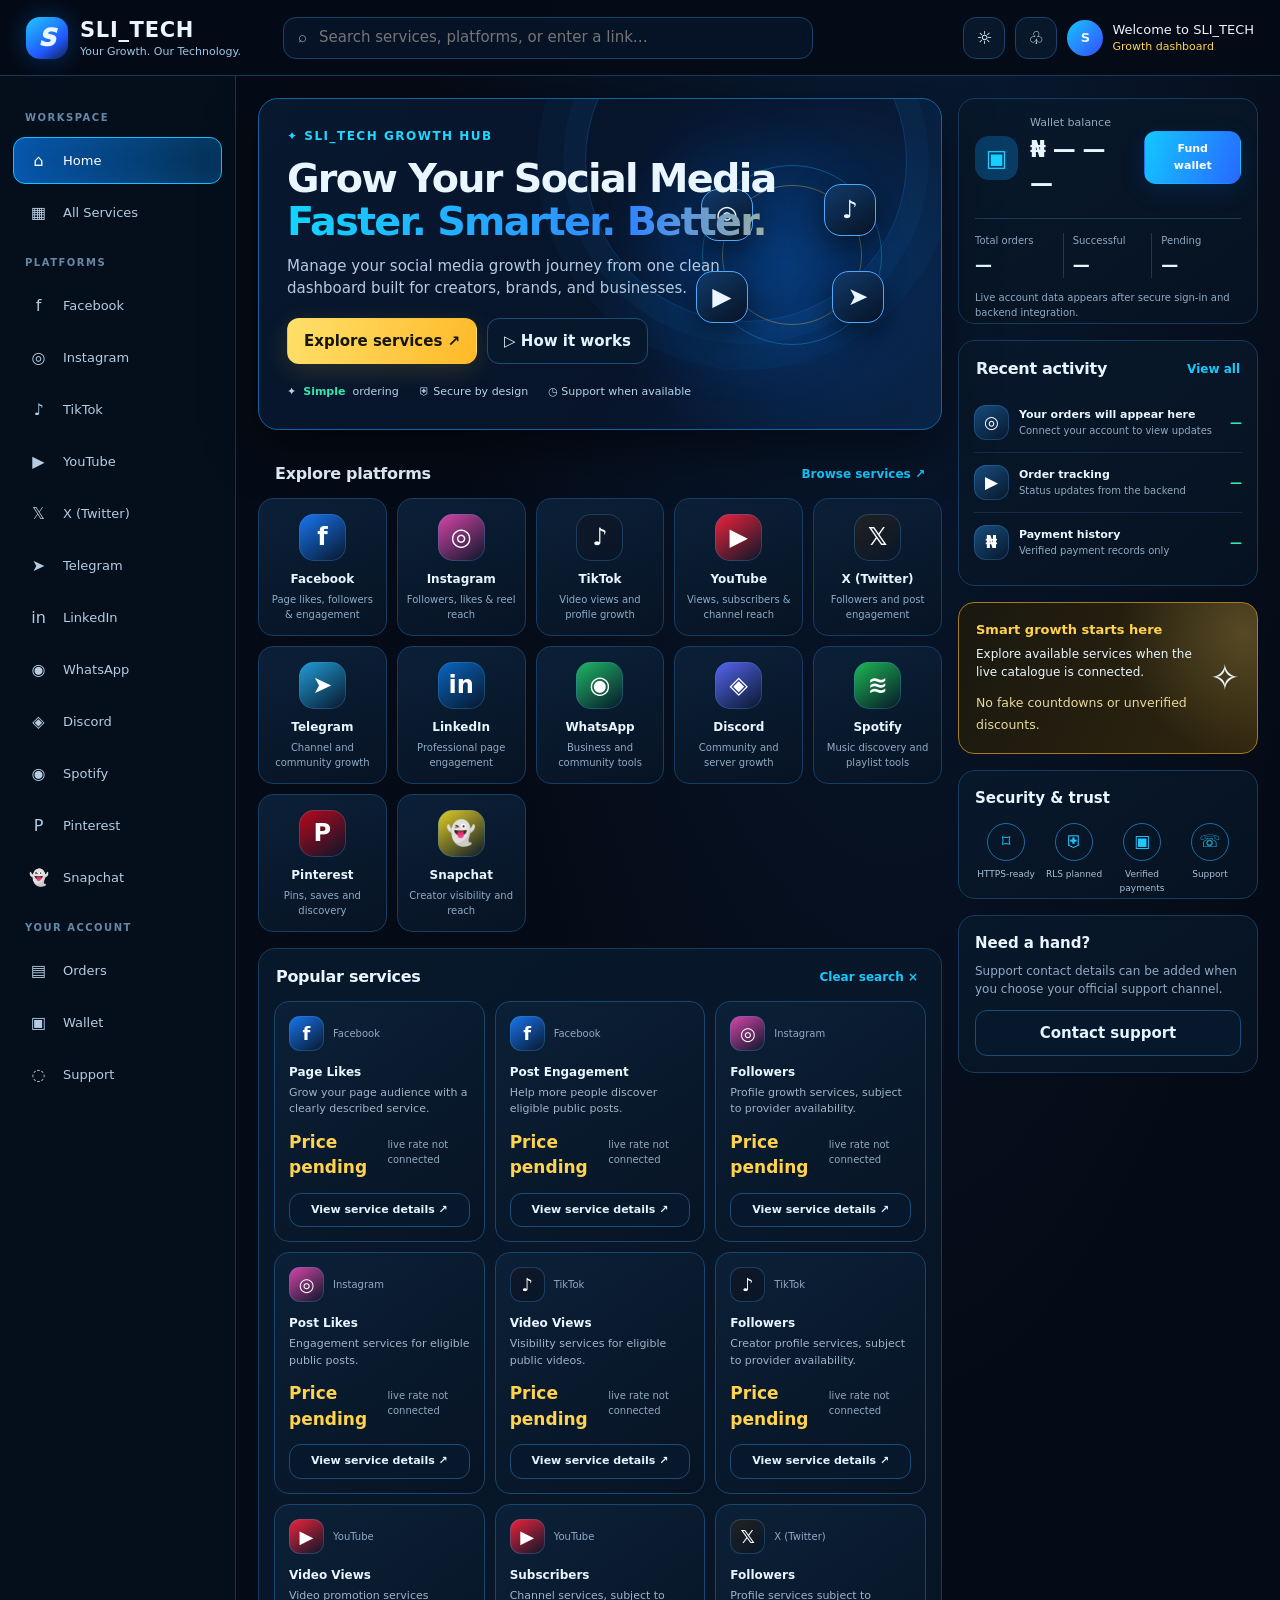
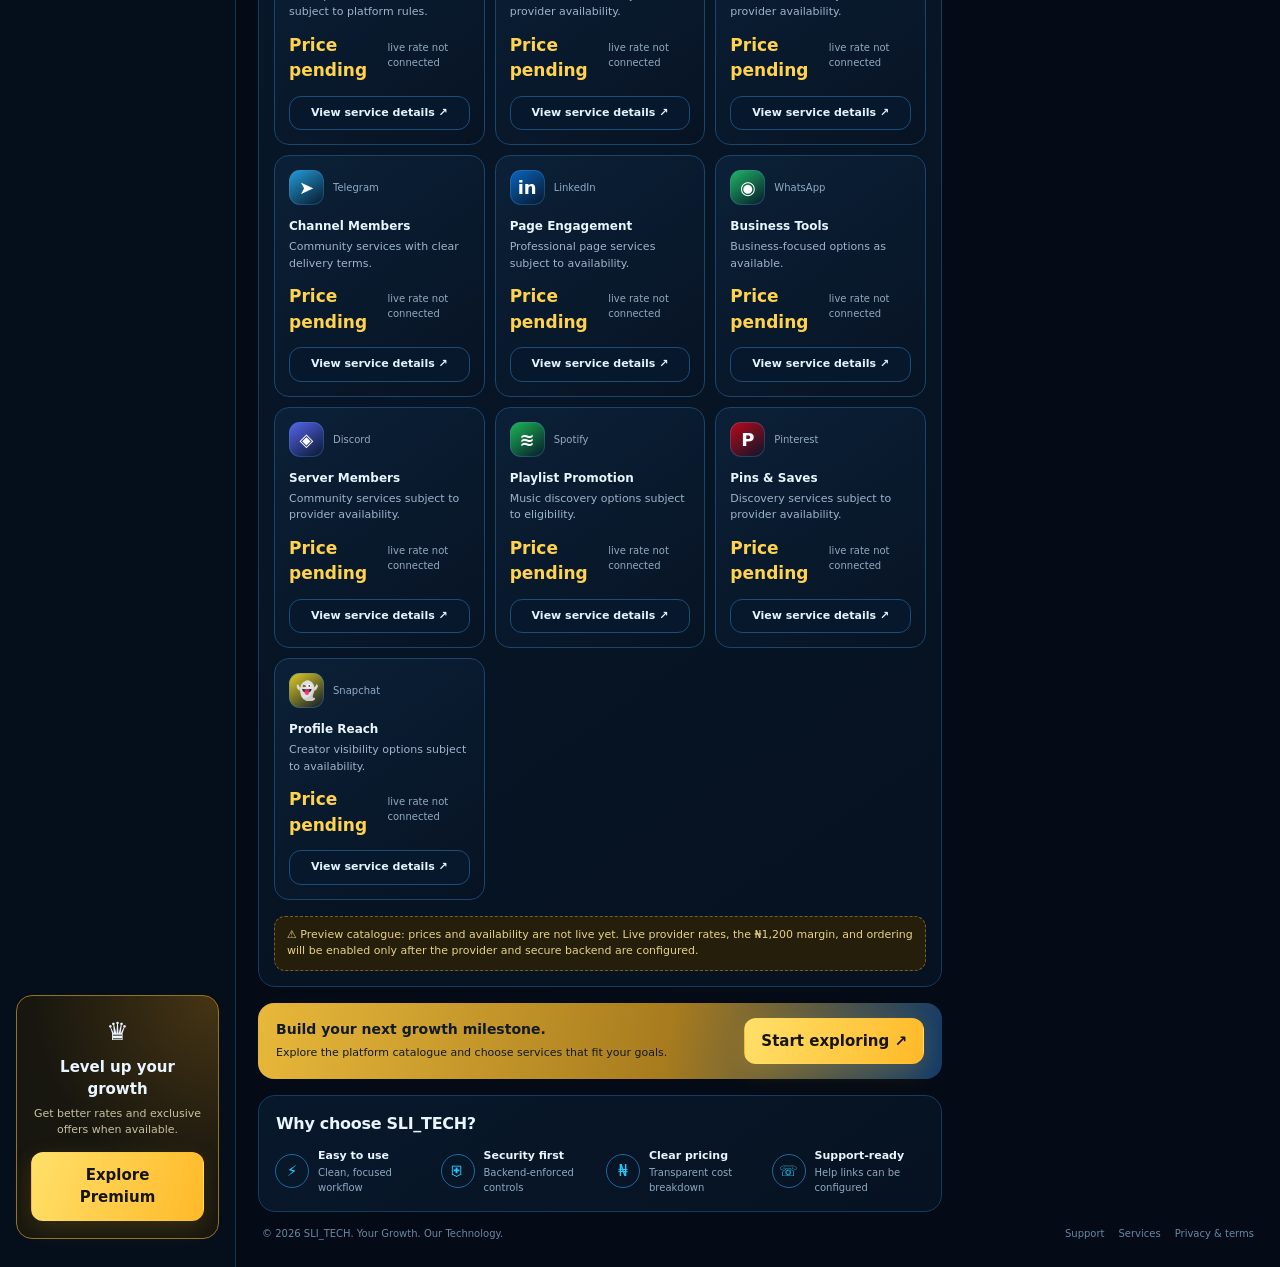
<file: Index.html>
<!doctype html>
<html lang="en">
<head>
<meta charset="utf-8">
<meta name="viewport" content="width=device-width, initial-scale=1">
<meta name="theme-color" content="#06101f">
<title>SLI_TECH — Your Growth. Our Technology.</title>
<style>
:root{--bg:#050b16;--panel:#081629;--panel2:#0b1d34;--line:#153b61;--text:#e9f5ff;--muted:#91aac5;--blue:#12b8ff;--blue2:#2878ff;--gold:#ffd34e;--green:#38e7b0;--shadow:0 16px 50px #0008}
*{box-sizing:border-box}html{scroll-behavior:smooth}body{margin:0;background:radial-gradient(ellipse at 70% -10%,#103f7b55,transparent 38%),var(--bg);color:var(--text);font:15px/1.5 Inter,ui-sans-serif,system-ui,-apple-system,"Segoe UI",sans-serif}button,input{font:inherit}button,a{-webkit-tap-highlight-color:transparent}a{color:inherit;text-decoration:none}button{cursor:pointer}.app{min-height:100vh}.topbar{height:76px;position:sticky;top:0;z-index:30;display:flex;align-items:center;gap:22px;padding:0 26px;border-bottom:1px solid #17395a;background:#050b16eF;backdrop-filter:blur(18px)}.brand{display:flex;align-items:center;gap:12px;min-width:235px}.brand-mark{width:42px;height:42px;border-radius:14px;display:grid;place-items:center;background:linear-gradient(145deg,#20caff,#2157ff 65%,#0b2147);box-shadow:0 0 25px #087fff55;font-size:24px;font-weight:950;font-style:italic}.brand-name{font-size:21px;font-weight:850;letter-spacing:.7px}.brand-tag{font-size:11px;color:#9cc6e8;margin-top:-2px}.search{display:flex;align-items:center;gap:10px;max-width:530px;flex:1;border:1px solid #1b426a;background:#061327;border-radius:13px;padding:0 14px;height:42px;color:var(--muted)}.search input{width:100%;outline:0;border:0;background:transparent;color:var(--text)}.top-actions{display:flex;align-items:center;gap:10px;margin-left:auto}.icon-btn,.menu-toggle{width:42px;height:42px;display:grid;place-items:center;border:1px solid #1b426a;border-radius:13px;background:#08172a;color:var(--text);font-size:18px}.icon-btn:hover,.menu-toggle:hover{border-color:var(--blue);color:var(--blue)}.avatar{width:36px;height:36px;border-radius:50%;display:grid;place-items:center;background:linear-gradient(135deg,#16c5ff,#354cff);font-weight:800}.user-chip{display:flex;align-items:center;gap:9px;font-size:13px}.user-chip small{display:block;color:var(--gold);font-size:11px}.layout{display:grid;grid-template-columns:236px minmax(0,1fr);min-height:calc(100vh - 76px)}.sidebar{border-right:1px solid #153653;padding:20px 13px;display:flex;flex-direction:column;gap:5px;background:#06101de8}.nav-label{color:#6687a6;font-size:10px;font-weight:800;letter-spacing:1.5px;padding:14px 12px 7px}.nav-item{display:flex;align-items:center;gap:12px;padding:10px 12px;border:1px solid transparent;border-radius:12px;color:#b5cce2;transition:all .22s ease;font-size:13px}.nav-item .nav-icon{width:25px;height:25px;display:grid;place-items:center;font-size:16px}.nav-item:hover{background:#0d2540;color:white;transform:translateX(3px)}.nav-item.active{background:linear-gradient(90deg,#0755a9,#0877ca55);border-color:#19bfff;color:white;box-shadow:inset 0 0 22px #0a8eff22}.side-spacer{flex:1}.premium{margin:14px 3px 8px;padding:17px 14px;border:1px solid #94731e;border-radius:16px;background:radial-gradient(circle at top right,#8e641b66,transparent 60%),#17160f;text-align:center}.premium .crown{font-size:25px}.premium strong{display:block;margin:5px}.premium p{font-size:11px;color:#c8c0a1;margin:5px 0 13px}.btn{display:inline-flex;align-items:center;justify-content:center;gap:8px;border:1px solid transparent;border-radius:12px;padding:11px 16px;font-weight:800;transition:transform .2s,box-shadow .2s,filter .2s}.btn:hover{transform:translateY(-2px);filter:brightness(1.08)}.btn-primary{background:linear-gradient(110deg,#ffe06a,#ffb928);color:#171508;box-shadow:0 7px 24px #ffc52b25}.btn-blue{background:linear-gradient(110deg,#13c8ff,#2867ff);color:white;box-shadow:0 7px 24px #007eff25}.btn-ghost{border-color:#1c4d78;background:#08182c;color:#dff5ff}.btn-full{width:100%}.main{padding:22px;min-width:0}.content-grid{display:grid;grid-template-columns:minmax(0,1fr) 300px;gap:16px}.primary-col,.right-col{min-width:0;display:flex;flex-direction:column;gap:16px}.hero{position:relative;overflow:hidden;min-height:260px;border:1px solid #1263a2;border-radius:20px;padding:28px;background:radial-gradient(circle at 77% 50%,#0757b866,transparent 34%),linear-gradient(120deg,#08182f,#07142a 60%,#092448);box-shadow:var(--shadow)}.hero:before{content:"";position:absolute;width:320px;height:320px;border:1px solid #148fff44;border-radius:50%;right:5%;top:-30%;box-shadow:0 0 0 22px #148fff0c,0 0 0 48px #148fff0a;animation:orbit 20s linear infinite}.hero:after{content:"";position:absolute;width:190px;height:190px;border-radius:50%;right:13%;top:20%;background:#007bff1b;filter:blur(30px)}.hero-copy{position:relative;z-index:2;max-width:600px}.eyebrow{color:#20d7ff;font-size:12px;font-weight:850;letter-spacing:1.5px;text-transform:uppercase}.hero h1{font-size:clamp(30px,3.1vw,48px);line-height:1.08;letter-spacing:-1.7px;margin:12px 0}.hero h1 span{display:block;background:linear-gradient(90deg,#13d4ff,#3387ff 58%,#ffd34e);-webkit-background-clip:text;background-clip:text;color:transparent}.hero p{color:#b4cbe2;max-width:450px;margin:0 0 18px}.hero-actions{display:flex;gap:10px;flex-wrap:wrap}.hero-art{position:absolute;right:5%;top:20%;width:230px;height:180px;z-index:1;display:grid;place-items:center}.orbit-ring{position:absolute;width:180px;height:180px;border:1px solid #12baff55;border-radius:50%;animation:orbit 18s linear infinite}.orbit-ring.two{width:140px;height:140px;border-color:#ffd34e55;animation-direction:reverse}.orb-icon{position:absolute;width:52px;height:52px;border:1px solid #4ba9ff;border-radius:17px;display:grid;place-items:center;background:linear-gradient(145deg,#113a69,#071326);font-size:25px;box-shadow:0 10px 30px #0008;animation:float 4s ease-in-out infinite}.orb-icon:nth-child(3){transform:translate(-65px,-40px)}.orb-icon:nth-child(4){transform:translate(58px,-45px);animation-delay:.5s}.orb-icon:nth-child(5){transform:translate(-70px,42px);animation-delay:1s}.orb-icon:nth-child(6){transform:translate(66px,42px);animation-delay:1.5s}.hero-stat{display:flex;gap:20px;flex-wrap:wrap;margin-top:20px;color:#b8d3e9;font-size:11px}.hero-stat span{display:flex;align-items:center;gap:7px}.hero-stat b{color:var(--green)}.panel{border:1px solid #143c60;border-radius:17px;background:linear-gradient(145deg,#08182b,#061221);overflow:hidden}.panel-head{display:flex;align-items:center;justify-content:space-between;padding:16px 17px 12px}.panel-head h2{font-size:16px;margin:0;letter-spacing:-.3px}.text-link{color:#16caff;font-weight:750;font-size:12px;background:none;border:0}.platform-grid{display:grid;grid-template-columns:repeat(5,minmax(0,1fr));gap:10px}.platform-card{min-width:0;padding:15px 8px 13px;text-align:center;border:1px solid #163e65;border-radius:15px;background:linear-gradient(160deg,#0b2038,#071323);transition:transform .25s,border-color .25s,box-shadow .25s}.platform-card:hover{transform:translateY(-5px);border-color:#12baff;box-shadow:0 10px 28px #007dff1f}.platform-logo{width:47px;height:47px;border-radius:15px;margin:0 auto 9px;display:grid;place-items:center;font-size:24px;font-weight:900;color:white;background:linear-gradient(145deg,#174e80,#081629);box-shadow:inset 0 0 0 1px #3c8bcb55}.platform-card strong{display:block;font-size:12px;white-space:nowrap;overflow:hidden;text-overflow:ellipsis}.platform-card small{display:block;color:#8eabc7;font-size:10px;margin-top:4px;min-height:30px}.service-grid{display:grid;grid-template-columns:repeat(3,minmax(0,1fr));gap:10px;padding:0 15px 16px}.service-card{border:1px solid #1a456d;border-radius:15px;padding:14px;background:linear-gradient(145deg,#0b2037,#071323);transition:transform .2s,border-color .2s}.service-card:hover{transform:translateY(-3px);border-color:#16bfff}.service-top{display:flex;align-items:center;gap:9px}.service-top .platform-logo{width:35px;height:35px;border-radius:11px;font-size:18px;margin:0}.service-card h3{font-size:12px;margin:12px 0 4px}.service-card p{font-size:11px;color:#9db4ca;min-height:32px;margin:0 0 12px}.price-row{display:flex;align-items:baseline;gap:5px;margin:12px 0}.price-row strong{font-size:17px;color:var(--gold)}.price-row small{font-size:10px;color:#91a9c0}.service-card .btn{padding:8px 10px;font-size:11px;width:100%}.status-note{margin:0 15px 15px;padding:10px 12px;border:1px dashed #795e21;background:#241e0b;border-radius:11px;color:#e7d18a;font-size:11px}.right-col .panel{padding-bottom:3px}.wallet{padding:16px}.wallet-top{display:flex;align-items:center;gap:12px}.wallet-icon{width:44px;height:44px;border-radius:14px;display:grid;place-items:center;background:#083c65;color:#1ad0ff;font-size:23px}.wallet-label{font-size:11px;color:#92abc3}.wallet-amount{font-size:23px;font-weight:850;letter-spacing:-.6px}.wallet-top .btn{margin-left:auto;padding:9px 12px;font-size:11px}.mini-stats{display:grid;grid-template-columns:repeat(3,1fr);margin-top:17px;padding-top:14px;border-top:1px solid #173b5b}.mini-stats div{padding:0 9px;border-right:1px solid #173b5b}.mini-stats div:first-child{padding-left:0}.mini-stats div:last-child{border:0}.mini-stats small{display:block;color:#8da8c2;font-size:10px}.mini-stats strong{display:block;margin-top:5px;font-size:17px}.activity-list{padding:0 15px 10px}.activity-item{display:flex;align-items:center;gap:10px;padding:12px 0;border-top:1px solid #122d49}.activity-item:first-child{border-top:0}.activity-item .platform-logo{width:35px;height:35px;border-radius:12px;font-size:17px;margin:0;flex-shrink:0}.activity-item strong{display:block;font-size:11px}.activity-item small{display:block;color:#8faac2;font-size:10px}.activity-item .activity-value{margin-left:auto;color:var(--green);font-size:12px;font-weight:800;white-space:nowrap}.offer{padding:17px;background:radial-gradient(circle at 95% 20%,#ffe27a33,transparent 40%),linear-gradient(110deg,#19180f,#30250e);border:1px solid #a57b1b;border-radius:16px;display:flex;align-items:center;gap:10px}.offer h3{margin:0;color:var(--gold);font-size:13px}.offer p{margin:5px 0 10px;font-size:12px}.offer small{color:#e8d89e}.offer-art{font-size:36px;animation:float 3s ease-in-out infinite}.security{padding:16px}.security-grid{display:grid;grid-template-columns:repeat(4,1fr);gap:6px;margin-top:14px}.security-item{text-align:center;font-size:9px;color:#a9c0d7}.security-item span{width:38px;height:38px;margin:0 auto 7px;border:1px solid #1d6ca4;border-radius:50%;display:grid;place-items:center;color:#20c8ff;font-size:17px}.trust-strip{display:flex;align-items:center;gap:14px;padding:15px 18px;border-radius:16px;background:linear-gradient(100deg,#e8b83a,#a77b1e 60%,#123b69);color:#111a26}.trust-strip div:first-child{flex:1}.trust-strip strong{display:block;font-size:14px}.trust-strip small{font-size:11px}.trust-strip .btn{white-space:nowrap}.why-grid{display:grid;grid-template-columns:repeat(4,1fr);gap:12px;padding:0 16px 16px}.why-item{display:flex;align-items:center;gap:9px}.why-icon{width:34px;height:34px;display:grid;place-items:center;border:1px solid #1d699e;border-radius:50%;color:#21caff;flex-shrink:0}.why-item strong{display:block;font-size:11px}.why-item small{display:block;font-size:10px;color:#8ea9c1}.footer{display:flex;justify-content:space-between;gap:12px;flex-wrap:wrap;color:#6886a3;font-size:10px;padding:14px 4px 4px}.footer-links{display:flex;gap:14px}.toast{position:fixed;right:18px;bottom:18px;z-index:60;background:#09223b;border:1px solid #16bfff;color:#e8f8ff;padding:13px 16px;border-radius:13px;box-shadow:var(--shadow);max-width:min(360px,calc(100vw - 36px));opacity:0;transform:translateY(15px);pointer-events:none;transition:.25s}.toast.show{opacity:1;transform:translateY(0)}.menu-toggle{display:none}.modal-backdrop{position:fixed;inset:0;background:#000b;backdrop-filter:blur(8px);z-index:50;display:none;align-items:center;justify-content:center;padding:18px}.modal-backdrop.open{display:flex;animation:fadeIn .2s}.modal{width:min(460px,100%);border:1px solid #1b5c8a;border-radius:20px;background:#081629;padding:22px;box-shadow:var(--shadow);animation:popIn .25s}.modal-head{display:flex;align-items:center;justify-content:space-between}.modal h2{font-size:20px;margin:0}.modal p{color:#9eb7ce;font-size:13px}.field{display:block;margin:13px 0}.field span{display:block;color:#a9c2d8;font-size:12px;margin-bottom:6px}.field input{width:100%;border:1px solid #234c70;background:#061020;color:white;padding:12px;border-radius:11px;outline:none}.field input:focus{border-color:var(--blue);box-shadow:0 0 0 3px #12b8ff18}.modal-actions{display:flex;gap:10px;margin-top:18px}.modal-actions>*{flex:1}.light-mode{--bg:#edf5ff;--panel:#fff;--panel2:#e4f0ff;--line:#bfd5ec;--text:#10263e;--muted:#56718e;--shadow:0 16px 50px #29496b20;background:radial-gradient(ellipse at 70% -10%,#c5e5ff,transparent 38%),var(--bg)}.light-mode .topbar,.light-mode .sidebar{background:#f7fbffed;border-color:#c6d9eb}.light-mode .search,.light-mode .icon-btn,.light-mode .menu-toggle,.light-mode .panel,.light-mode .platform-card,.light-mode .service-card,.light-mode .modal{background:#fff;border-color:#c4d9eb}.light-mode .nav-item{color:#34516e}.light-mode .nav-item.active{color:#064d86}.light-mode .hero{background:linear-gradient(120deg,#e1f2ff,#f7fbff 65%,#d8ecff)}.light-mode .hero p,.light-mode .hero-stat,.light-mode .platform-card small,.light-mode .service-card p,.light-mode .wallet-label,.light-mode .mini-stats small,.light-mode .activity-item small,.light-mode .security-item,.light-mode .why-item small{color:#526f8c}.light-mode .wallet-icon{background:#d9f2ff}.light-mode .activity-item,.light-mode .mini-stats div{border-color:#d8e5f1}.light-mode .field input{background:#f4f8fd;color:#10263e;border-color:#c4d9eb}.light-mode .btn-ghost{background:#f2f8ff;color:#174b75;border-color:#c2d9ee}
@keyframes float{0%,100%{translate:0 0}50%{translate:0 -8px}}@keyframes orbit{to{rotate:360deg}}@keyframes fadeIn{from{opacity:0}to{opacity:1}}@keyframes popIn{from{opacity:0;transform:scale(.96) translateY(8px)}to{opacity:1;transform:scale(1) translateY(0)}}@media(prefers-reduced-motion:reduce){*,*:before,*:after{animation-duration:.01ms!important;animation-iteration-count:1!important;scroll-behavior:auto!important;transition-duration:.01ms!important}}
@media(max-width:1200px){.content-grid{grid-template-columns:minmax(0,1fr) 270px}.hero-art{right:1%;opacity:.75}.service-grid{grid-template-columns:repeat(2,minmax(0,1fr))}.platform-grid{grid-template-columns:repeat(5,minmax(0,1fr))}.user-chip .user-text{display:none}}
@media(max-width:980px){.layout{grid-template-columns:1fr}.sidebar{position:fixed;z-index:40;top:76px;bottom:0;left:0;width:260px;transform:translateX(-105%);transition:transform .25s ease;box-shadow:var(--shadow);overflow:auto}.sidebar.open{transform:translateX(0)}.menu-toggle{display:grid}.content-grid{grid-template-columns:1fr}.right-col{display:grid;grid-template-columns:repeat(2,minmax(0,1fr));align-items:start}.hero-art{right:4%;opacity:.6}.main{padding:16px}.brand{min-width:auto}.brand-tag{display:none}.search{max-width:none}}
@media(max-width:640px){.topbar{height:66px;padding:0 12px;gap:9px}.sidebar{top:66px}.brand-mark{width:37px;height:37px}.brand-name{font-size:17px}.search{height:38px;padding:0 10px}.search input{font-size:12px}.top-actions{gap:5px}.top-actions .icon-btn:first-child{display:none}.user-chip{display:none}.layout{min-height:calc(100vh - 66px)}.main{padding:12px}.hero{padding:22px 18px;min-height:290px}.hero h1{font-size:34px}.hero-art{right:-38px;top:116px;transform:scale(.76);opacity:.28}.hero-copy{max-width:100%}.hero p{max-width:340px}.hero-stat{gap:10px}.platform-grid{grid-template-columns:repeat(3,minmax(0,1fr));gap:8px}.platform-card{padding:12px 5px}.service-grid{grid-template-columns:repeat(2,minmax(0,1fr));padding:0 10px 12px}.panel-head{padding:14px 12px 10px}.right-col{grid-template-columns:1fr}.trust-strip{align-items:flex-start;flex-wrap:wrap}.trust-strip .btn{width:100%}.why-grid{grid-template-columns:repeat(2,1fr)}.footer{padding-bottom:20px}.security-grid{gap:3px}.activity-list{padding:0 12px 8px}.wallet-amount{font-size:21px}}
@media(max-width:370px){.brand-name{font-size:15px}.search{display:none}.top-actions{margin-left:auto}.service-grid{grid-template-columns:1fr}.platform-grid{grid-template-columns:repeat(2,minmax(0,1fr))}.hero h1{font-size:30px}}
</style>
</head>
<body>
<div class="app">
<header class="topbar">
  <button class="menu-toggle" id="menuToggle" aria-label="Open menu">☰</button>
  <a class="brand" href="#" aria-label="SLI TECH home"><div class="brand-mark">S</div><div><div class="brand-name">SLI_TECH</div><div class="brand-tag">Your Growth. Our Technology.</div></div></a>
  <label class="search" aria-label="Search services"><span>⌕</span><input id="searchInput" type="search" placeholder="Search services, platforms, or enter a link…"></label>
  <div class="top-actions">
    <button class="icon-btn" id="themeToggle" aria-label="Toggle theme" title="Toggle day/night mode">☼</button>
    <button class="icon-btn" id="noticeBtn" aria-label="Notifications" title="Notifications">♧</button>
    <div class="user-chip"><div class="avatar">S</div><div class="user-text">Welcome to SLI_TECH<small>Growth dashboard</small></div></div>
  </div>
</header>
<div class="layout">
<aside class="sidebar" id="sidebar">
  <div class="nav-label">WORKSPACE</div>
  <a href="#home" class="nav-item active"><span class="nav-icon">⌂</span>Home</a>
  <a href="#services" class="nav-item"><span class="nav-icon">▦</span>All Services</a>
  <div class="nav-label">PLATFORMS</div>
  <a href="#platforms" class="nav-item"><span class="nav-icon">f</span>Facebook</a>
  <a href="#platforms" class="nav-item"><span class="nav-icon">◎</span>Instagram</a>
  <a href="#platforms" class="nav-item"><span class="nav-icon">♪</span>TikTok</a>
  <a href="#platforms" class="nav-item"><span class="nav-icon">▶</span>YouTube</a>
  <a href="#platforms" class="nav-item"><span class="nav-icon">𝕏</span>X (Twitter)</a>
  <a href="#platforms" class="nav-item"><span class="nav-icon">➤</span>Telegram</a>
  <a href="#platforms" class="nav-item"><span class="nav-icon">in</span>LinkedIn</a>
  <a href="#platforms" class="nav-item"><span class="nav-icon">◉</span>WhatsApp</a>
  <a href="#platforms" class="nav-item"><span class="nav-icon">◈</span>Discord</a>
  <a href="#platforms" class="nav-item"><span class="nav-icon">◉</span>Spotify</a>
  <a href="#platforms" class="nav-item"><span class="nav-icon">P</span>Pinterest</a>
  <a href="#platforms" class="nav-item"><span class="nav-icon">👻</span>Snapchat</a>
  <div class="nav-label">YOUR ACCOUNT</div>
  <a href="#orders" class="nav-item"><span class="nav-icon">▤</span>Orders</a>
  <a href="#wallet" class="nav-item"><span class="nav-icon">▣</span>Wallet</a>
  <a href="#support" class="nav-item"><span class="nav-icon">◌</span>Support</a>
  <div class="side-spacer"></div>
  <div class="premium"><div class="crown">♛</div><strong>Level up your growth</strong><p>Get better rates and exclusive offers when available.</p><button class="btn btn-primary btn-full" data-toast="Premium plans will be enabled after backend setup.">Explore Premium</button></div>
</aside>
<main class="main" id="home">
<div class="content-grid">
<div class="primary-col">
<section class="hero">
  <div class="hero-copy">
    <div class="eyebrow">✦ SLI_TECH GROWTH HUB</div>
    <h1>Grow Your Social Media <span>Faster. Smarter. Better.</span></h1>
    <p>Manage your social media growth journey from one clean dashboard built for creators, brands, and businesses.</p>
    <div class="hero-actions"><a class="btn btn-primary" href="#services">Explore services ↗</a><button class="btn btn-ghost" id="howItWorks">▷ How it works</button></div>
    <div class="hero-stat"><span>✦ <b>Simple</b> ordering</span><span>⛨ Secure by design</span><span>◷ Support when available</span></div>
  </div>
  <div class="hero-art" aria-hidden="true"><div class="orbit-ring"></div><div class="orbit-ring two"></div><div class="orb-icon">◎</div><div class="orb-icon">♪</div><div class="orb-icon">▶</div><div class="orb-icon">➤</div></div>
</section>
<section id="platforms">
  <div class="panel-head"><h2>Explore platforms</h2><a class="text-link" href="#services">Browse services ↗</a></div>
  <div class="platform-grid" id="platformGrid"></div>
</section>
<section class="panel" id="services">
  <div class="panel-head"><h2>Popular services</h2><button class="text-link" id="clearSearch">Clear search ×</button></div>
  <div class="service-grid" id="serviceGrid"></div>
  <div class="status-note">⚠ Preview catalogue: prices and availability are not live yet. Live provider rates, the ₦1,200 margin, and ordering will be enabled only after the provider and secure backend are configured.</div>
</section>
<section class="trust-strip"><div><strong>Build your next growth milestone.</strong><small>Explore the platform catalogue and choose services that fit your goals.</small></div><button class="btn btn-primary" id="startGrowing">Start exploring ↗</button></section>
<section class="panel"><div class="panel-head"><h2>Why choose SLI_TECH?</h2></div><div class="why-grid"><div class="why-item"><div class="why-icon">⚡</div><div><strong>Easy to use</strong><small>Clean, focused workflow</small></div></div><div class="why-item"><div class="why-icon">⛨</div><div><strong>Security first</strong><small>Backend-enforced controls</small></div></div><div class="why-item"><div class="why-icon">₦</div><div><strong>Clear pricing</strong><small>Transparent cost breakdown</small></div></div><div class="why-item"><div class="why-icon">☏</div><div><strong>Support-ready</strong><small>Help links can be configured</small></div></div></div></section>
</div>
<aside class="right-col">
<section class="panel wallet" id="wallet"><div class="wallet-top"><div class="wallet-icon">▣</div><div><div class="wallet-label">Wallet balance</div><div class="wallet-amount">₦ — — —</div></div><button class="btn btn-blue" id="fundWallet">Fund wallet</button></div><div class="mini-stats"><div><small>Total orders</small><strong>—</strong></div><div><small>Successful</small><strong>—</strong></div><div><small>Pending</small><strong>—</strong></div></div><div style="font-size:10px;color:var(--muted);margin-top:12px">Live account data appears after secure sign-in and backend integration.</div></section>
<section class="panel" id="orders"><div class="panel-head"><h2>Recent activity</h2><a href="#orders" class="text-link" id="viewOrders">View all</a></div><div class="activity-list"><div class="activity-item"><div class="platform-logo">◎</div><div><strong>Your orders will appear here</strong><small>Connect your account to view updates</small></div><div class="activity-value">—</div></div><div class="activity-item"><div class="platform-logo">▶</div><div><strong>Order tracking</strong><small>Status updates from the backend</small></div><div class="activity-value">—</div></div><div class="activity-item"><div class="platform-logo">₦</div><div><strong>Payment history</strong><small>Verified payment records only</small></div><div class="activity-value">—</div></div></div></section>
<section class="offer"><div><h3>Smart growth starts here</h3><p>Explore available services when the live catalogue is connected.</p><small>No fake countdowns or unverified discounts.</small></div><div class="offer-art">✧</div></section>
<section class="panel security"><h2 style="font-size:15px;margin:0">Security & trust</h2><div class="security-grid"><div class="security-item"><span>⌑</span>HTTPS-ready</div><div class="security-item"><span>⛨</span>RLS planned</div><div class="security-item"><span>▣</span>Verified payments</div><div class="security-item"><span>☏</span>Support</div></div></section>
<section class="panel" id="support" style="padding:16px"><h2 style="font-size:15px;margin:0 0 7px">Need a hand?</h2><p style="color:var(--muted);font-size:12px;margin:0 0 12px">Support contact details can be added when you choose your official support channel.</p><button class="btn btn-ghost btn-full" id="supportBtn">Contact support</button></section>
</aside>
</div>
<footer class="footer"><span>© <span id="year"></span> SLI_TECH. Your Growth. Our Technology.</span><div class="footer-links"><a href="#support">Support</a><a href="#services">Services</a><a href="#" id="privacyLink">Privacy & terms</a></div></footer>
</main>
</div>
</div>
<div class="toast" id="toast" role="status" aria-live="polite"></div>
<div class="modal-backdrop" id="modalBackdrop" role="dialog" aria-modal="true" aria-labelledby="modalTitle"><div class="modal"><div class="modal-head"><h2 id="modalTitle">SLI_TECH</h2><button class="icon-btn" id="closeModal" aria-label="Close">×</button></div><div id="modalBody"></div><div class="modal-actions"><button class="btn btn-ghost" id="cancelModal">Close</button><button class="btn btn-blue" id="modalAction">Continue</button></div></div></div>
<script>
const platforms=[
 {name:"Facebook",icon:"f",desc:"Page likes, followers & engagement",tone:"#1877f2"},
 {name:"Instagram",icon:"◎",desc:"Followers, likes & reel reach",tone:"#d946a8"},
 {name:"TikTok",icon:"♪",desc:"Video views and profile growth",tone:"#111827"},
 {name:"YouTube",icon:"▶",desc:"Views, subscribers & channel reach",tone:"#ef233c"},
 {name:"X (Twitter)",icon:"𝕏",desc:"Followers and post engagement",tone:"#222"},
 {name:"Telegram",icon:"➤",desc:"Channel and community growth",tone:"#229ed9"},
 {name:"LinkedIn",icon:"in",desc:"Professional page engagement",tone:"#0a66c2"},
 {name:"WhatsApp",icon:"◉",desc:"Business and community tools",tone:"#20b866"},
 {name:"Discord",icon:"◈",desc:"Community and server growth",tone:"#5865f2"},
 {name:"Spotify",icon:"≋",desc:"Music discovery and playlist tools",tone:"#1db954"},
 {name:"Pinterest",icon:"P",desc:"Pins, saves and discovery",tone:"#bd081c"},
 {name:"Snapchat",icon:"👻",desc:"Creator visibility and reach",tone:"#e6cf24"}
];
const services=[
 ["Facebook","Page Likes","Grow your page audience with a clearly described service.","Price pending"],
 ["Facebook","Post Engagement","Help more people discover eligible public posts.","Price pending"],
 ["Instagram","Followers","Profile growth services, subject to provider availability.","Price pending"],
 ["Instagram","Post Likes","Engagement services for eligible public posts.","Price pending"],
 ["TikTok","Video Views","Visibility services for eligible public videos.","Price pending"],
 ["TikTok","Followers","Creator profile services, subject to provider availability.","Price pending"],
 ["YouTube","Video Views","Video promotion services subject to platform rules.","Price pending"],
 ["YouTube","Subscribers","Channel services, subject to provider availability.","Price pending"],
 ["X (Twitter)","Followers","Profile services subject to provider availability.","Price pending"],
 ["Telegram","Channel Members","Community services with clear delivery terms.","Price pending"],
 ["LinkedIn","Page Engagement","Professional page services subject to availability.","Price pending"],
 ["WhatsApp","Business Tools","Business-focused options as available.","Price pending"],
 ["Discord","Server Members","Community services subject to provider availability.","Price pending"],
 ["Spotify","Playlist Promotion","Music discovery options subject to eligibility.","Price pending"],
 ["Pinterest","Pins & Saves","Discovery services subject to provider availability.","Price pending"],
 ["Snapchat","Profile Reach","Creator visibility options subject to availability.","Price pending"]
];
const platformGrid=document.getElementById("platformGrid"),serviceGrid=document.getElementById("serviceGrid");
function iconStyle(p){return `background:linear-gradient(145deg,${p.tone},#071629);`}
function drawPlatforms(filter=""){platformGrid.innerHTML="";platforms.filter(p=>(p.name+" "+p.desc).toLowerCase().includes(filter.toLowerCase())).forEach(p=>{const el=document.createElement("a");el.className="platform-card";el.href="#services";el.innerHTML=`<div class="platform-logo" style="${iconStyle(p)}">${p.icon}</div><strong>${p.name}</strong><small>${p.desc}</small>`;el.addEventListener("click",()=>{document.getElementById("searchInput").value=p.name;drawServices(p.name)});platformGrid.appendChild(el)});}
function drawServices(filter=""){serviceGrid.innerHTML="";const list=services.filter(s=>s.join(" ").toLowerCase().includes(filter.toLowerCase()));if(!list.length){serviceGrid.innerHTML='<p style="color:var(--muted);grid-column:1/-1;padding:8px">No matching services in this preview. Try another platform or clear the search.</p>';return}list.forEach(s=>{const p=platforms.find(p=>p.name===s[0])||platforms[0];const el=document.createElement("article");el.className="service-card";el.innerHTML=`<div class="service-top"><div class="platform-logo" style="${iconStyle(p)}">${p.icon}</div><small style="color:var(--muted);font-size:10px">${s[0]}</small></div><h3>${s[1]}</h3><p>${s[2]}</p><div class="price-row"><strong>${s[3]}</strong><small>live rate not connected</small></div><button class="btn btn-ghost" data-service="${s[0]} — ${s[1]}">View service details ↗</button>`;el.querySelector("button").addEventListener("click",()=>openModal("Service preview",`<p><strong>${s[0]} — ${s[1]}</strong></p><p>${s[2]}</p><p>Live provider rate, minimum/maximum quantity, delivery estimate and checkout will appear here after the secure backend is connected. This preview does not submit an order or take payment.</p>`,"Got it"));serviceGrid.appendChild(el)});}
function toast(msg){const t=document.getElementById("toast");t.textContent=msg;t.classList.add("show");clearTimeout(window.toastTimer);window.toastTimer=setTimeout(()=>t.classList.remove("show"),3000)}
function openModal(title,body,action="Continue"){document.getElementById("modalTitle").textContent=title;document.getElementById("modalBody").innerHTML=body;document.getElementById("modalAction").textContent=action;document.getElementById("modalBackdrop").classList.add("open")}
function closeModal(){document.getElementById("modalBackdrop").classList.remove("open")}
drawPlatforms();drawServices();document.getElementById("year").textContent=new Date().getFullYear();
document.getElementById("searchInput").addEventListener("input",e=>{drawServices(e.target.value);drawPlatforms(e.target.value)});
document.getElementById("clearSearch").addEventListener("click",()=>{document.getElementById("searchInput").value="";drawServices();drawPlatforms()});
document.getElementById("themeToggle").addEventListener("click",()=>{document.body.classList.toggle("light-mode");document.getElementById("themeToggle").textContent=document.body.classList.contains("light-mode")?"☾":"☼";});
document.getElementById("menuToggle").addEventListener("click",()=>document.getElementById("sidebar").classList.toggle("open"));
document.querySelectorAll(".nav-item").forEach(a=>a.addEventListener("click",()=>{document.querySelectorAll(".nav-item").forEach(n=>n.classList.remove("active"));a.classList.add("active");document.getElementById("sidebar").classList.remove("open")}));
document.querySelectorAll("[data-toast]").forEach(b=>b.addEventListener("click",()=>toast(b.dataset.toast)));
document.getElementById("howItWorks").addEventListener("click",()=>openModal("How SLI_TECH will work","<p><strong>1. Choose a platform.</strong> Browse services and check the published description and limits.</p><p><strong>2. Enter the public link and quantity.</strong> The live catalogue will show verified provider rates and your final price.</p><p><strong>3. Pay securely.</strong> Payments will be verified server-side before an order is sent to a provider.</p><p><strong>4. Track progress.</strong> Order status and payment history will come from the backend—not sample browser data.</p>","Understood"));
document.getElementById("startGrowing").addEventListener("click",()=>document.getElementById("services").scrollIntoView({behavior:"smooth"}));
document.getElementById("fundWallet").addEventListener("click",()=>openModal("Wallet funding","<p>Wallet funding is not active in this preview. Paystack checkout and server-side payment verification must be configured before real payments can be accepted.</p>","Understood"));
document.getElementById("noticeBtn").addEventListener("click",()=>toast("Notifications will show once your account backend is connected."));
document.getElementById("viewOrders").addEventListener("click",e=>{e.preventDefault();openModal("Order history","<p>Your real order history will appear here after secure sign-in and backend integration. No sample orders are being shown as real activity.</p>","Close")});
document.getElementById("supportBtn").addEventListener("click",()=>openModal("Contact support","<p>Tell us which official support channel you want to use (for example, WhatsApp or email) and we can connect it in the next step.</p>","Close"));
document.getElementById("privacyLink").addEventListener("click",e=>{e.preventDefault();openModal("Privacy & terms","<p>Before launch, add your actual privacy policy, terms of service, refund rules, provider limitations, and contact details. Do not publish placeholder legal terms as final policy.</p>","Close")});
document.getElementById("modalAction").addEventListener("click",closeModal);document.getElementById("closeModal").addEventListener("click",closeModal);document.getElementById("cancelModal").addEventListener("click",closeModal);document.getElementById("modalBackdrop").addEventListener("click",e=>{if(e.target.id==="modalBackdrop")closeModal()});
</script>
</body>
</html>
</file>
